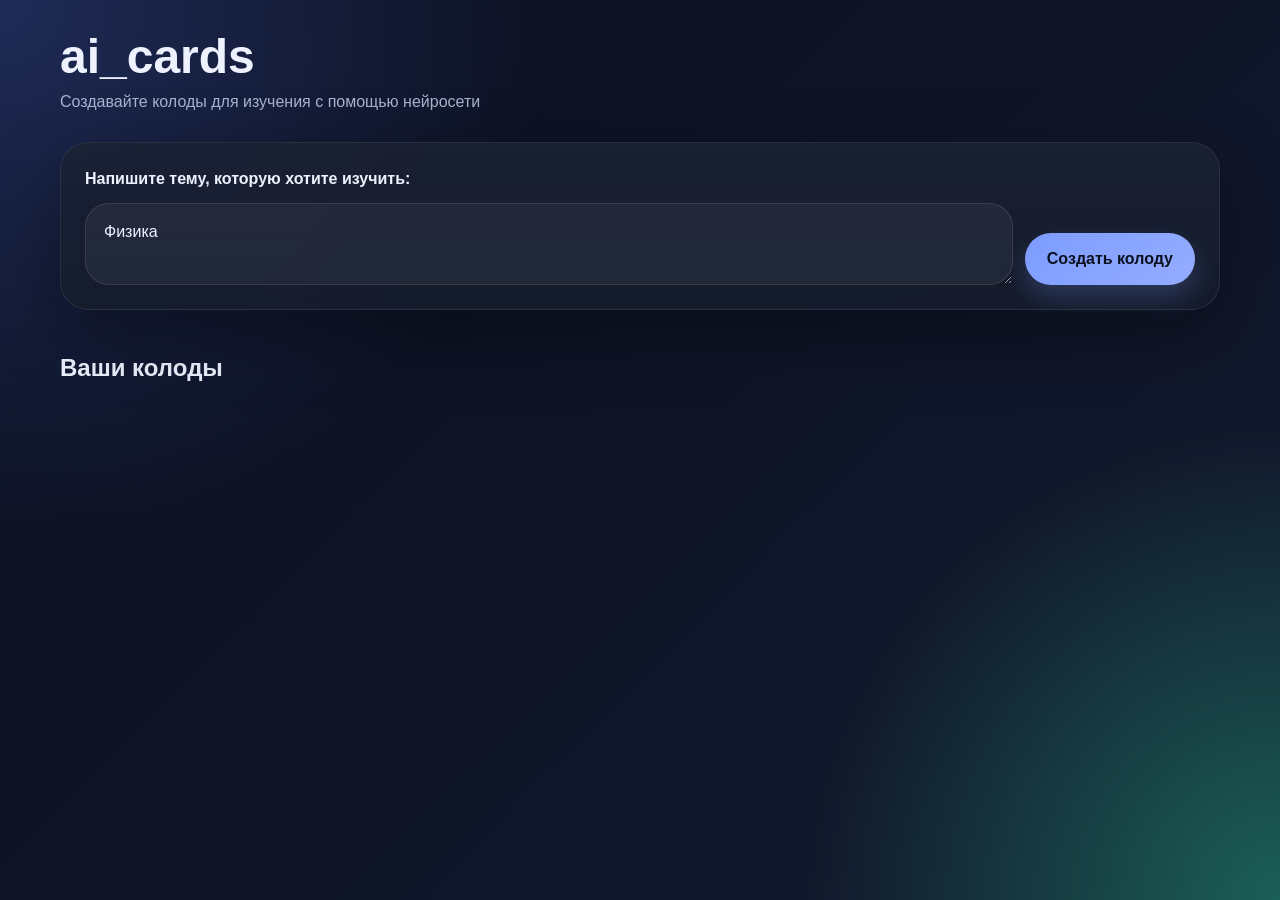
<file: index/index.html>
<!DOCTYPE html>
<html lang="ru">
<head>
    <meta charset="UTF-8">
    <meta name="viewport" content="width=device-width, initial-scale=1.0">
    <title>ai_cards - Изучение с нейросетью</title>
    <link rel="stylesheet" href="/index/styles.css">
</head>
<body>
    <main class="page">
        <div id="app"></div>
    </main>

    <div class="container">
        <div class="header">
            <h1>ai_cards</h1>
            <p>Создавайте колоды для изучения с помощью нейросети</p>
        </div>

        <div class="ai-input-section">
            <label class="ai-input-label" for="aiPrompt">
                Напишите тему, которую хотите изучить:
            </label>

            <div class="ai-input-wrapper">
                <textarea
                    class="ai-input-field"
                    placeholder="Например: 'Создай колоду по физике для 9 класса'"
                    rows="2"
                    id="aiPrompt"
                >Физика</textarea>

                <button class="ai-submit-btn" id="createDeckBtn">
                    Создать колоду
                </button>
            </div>
        </div>

        <div class="decks-section">
            <h2>Ваши колоды</h2>
            <div class="decks-grid" id="decksGrid"></div>
        </div>
    </div>

    <div class="modal" id="studyModal">
        <div class="modal-content">
            <button class="close-btn" id="closeModal" type="button">&times;</button>

            <div class="study-header">
                <h2 id="deckTitle">Физика</h2>
                <div class="card-counter" id="cardCounter"></div>
            </div>

            <div id="flashcardContainer"></div>

            <button class="next-btn" id="nextCardBtn" type="button">
                Следующая карточка →
            </button>
        </div>
    </div>

    <script type="module" src="/index/app.js"></script>
</body>
</html>
</file>
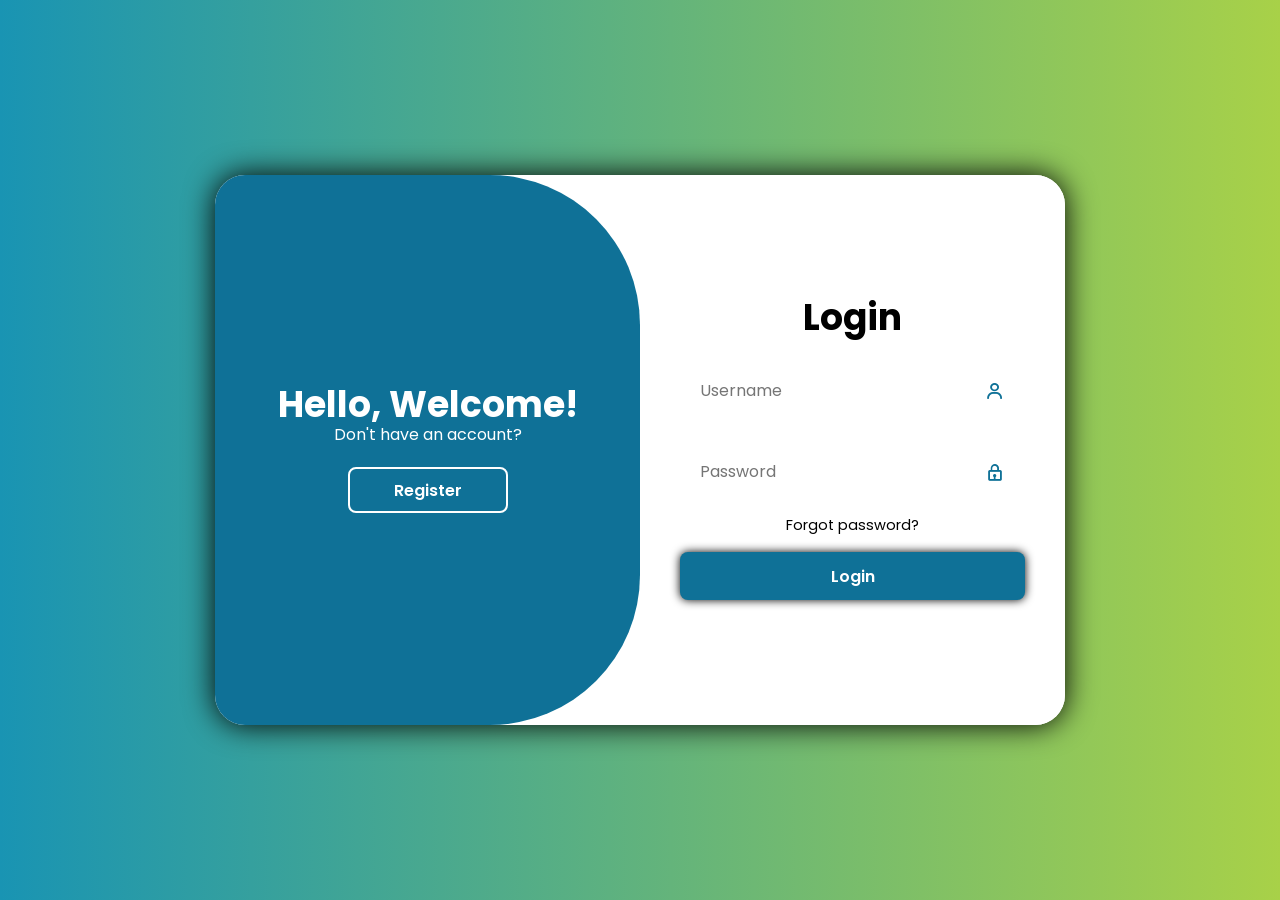
<file: registration.html>
<!DOCTYPE html>
<html lang="en">
<head>
    <meta charset="UTF-8">
    <meta http-equiv="X-UA-Compatible" content="IE=edge">
    <meta name="viewport" content="width=device-width, initial-scale=1.0">
    <title>ai_cards</title>
    <link href="https://unpkg.com/boxicons@2.1.4/css/boxicons.min.css" rel="stylesheet">
    <style>
        @import url('https://fonts.googleapis.com/css2?family=Poppins:wght@300;400;500;600;700;800;900&display=swap');
        * {
            margin: 0;
            padding: 0;
            box-sizing: border-box;
            font-family: 'Poppins', sans-serif;
        }
        body {
            display: flex;
            justify-content: center;
            align-items: center;
            min-height: 100vh;
            background: linear-gradient(90deg, rgb(25, 148, 179), rgb(168, 209, 72));
        }
        .container{
            position: relative;
            width: 850px;
            height: 550px;
            background: white;
            border-radius: 30px;
            box-shadow: 0 0 30px black;
            overflow: hidden;
        }
        .form-box{
            position: absolute;
            right: 0;
            width: 50%;
            height: 100%;
            background: white;
            display: flex;
            align-items: center;
            color: black;
            text-align: center;
            padding: 40px;
            z-index: 1;
            transition: .6s ease-in-out 1.2s, visibility 0s 1s;
        }
        .container.active .form-box {
            right: 50%;
        }
        .form-box.register {
            visibility: hidden;
        }
        .container.active .form-box.register {
            visibility: visible;
        }
        form {
            width: 100%;
        }
        .container h1 {
            font-size: 36px;
            margin: -10px 0;
        }
        .input-box {
            position: relative;
            margin: 30px 0;
        }
        .input-box input {
            width: 100%;
            padding: 13px 50px 13px 20px;
            background: white;
            border-radius: 8px;
            border: none;
            outline: none;
            font-size: 16px;
            color: black;
            font-weight: 500;
        }
        .input-box input::placeholder {
            /***color: aqua; */
            font-weight: 400;
        }
        .input-box i {
            position: absolute;
            right: 20px;
            top: 50%;
            transform: translateY(-50%);
            font-size: 20px;
            color: rgb(15, 113, 151);
        }
        .forgot-link {
            margin: -15px 0 15px;
        }
        .forgot-link a {
            font-size: 14.5px;
            color: black;
            text-decoration: none;
        }
        .btn {
            width: 100%;
            height: 48px;
            background: rgb(15, 113, 151);
            border-radius: 8px;
            box-shadow: 0 0 10px black;
            border: none;
            cursor: pointer;
            font-size: 16px;
            color: white;
            font-weight: 600;
        }
        .toggle-box {
            position: absolute;
            width: 100%;
            height: 100%;
        }
        .toggle-box::before{
            content: '';
            position: absolute;
            left: -250%;
            width: 300%;
            height: 100%;
            background: rgb(15, 113, 151);
            border-radius: 150px;
            z-index: 2;
            transition: 1.8s ease-in-out;
        }
        .container.active .toggle-box::before {
            left: 50%;
        }
        .toggle-panel{
            position: absolute;
            width: 50%;
            height: 100%;
            color: white;
            display: flex;
            flex-direction: column;
            justify-content: center;
            align-items: center;
            z-index: 2;
            transition: .6s ease-in-out;
        }
        .toggle-panel.toggle-left {
            left: 0;
        }
        .container.active .toggle-panel.toggle-left {
            left: -50%;
            transition-delay: .6s;
        }
        .toggle-panel.toggle-right {
            right: -50%;
            transition: .6s;
        }
        .container.active .toggle-panel.toggle-right {
            right: 0;
            transition-delay: 1.2s;

        }
        .toggle-panel p {
            margin-bottom: 20px;
        }
        .toggle-panel .btn {
            width: 160px;
            height: 46px;
            background: transparent;
            border: 2px solid white;
            box-shadow: none;
        }

    </style>
</head>
<body>
    <div class = 'container'>
        <div class="form-box login">
            <form action="">
                <h1>Login</h1>
                <div class="input-box">
                    <input type="text" placeholder="Username" required>
                    <i class="bx bx-user"></i>
                </div>
                <div class="input-box">
                    <input type="password" placeholder="Password" required>
                    <i class="bx bx-lock"></i>
                </div>
                <div class="forgot-link">
                    <a href="#">Forgot password?</a>
                </div>
                <button type="submit" class = 'btn'>Login</button>
            </form>
        </div>
        <div class="form-box register">
            <form action="">
                <h1>Registration</h1>
                <div class="input-box">
                    <input type="text" placeholder="Username" required>
                    <i class="bx bx-user"></i>
                </div>
                <div class="input-box">
                    <input type="password" placeholder="Password" required>
                    <i class="bx bx-lock"></i>
                </div>
                <button type="submit" class = 'btn'>Register</button>
            </form>
        </div>
        <div class="toggle-box">
            <div class="toggle-panel toggle-left">
                <h1>Hello, Welcome!</h1>
                <p>Don't have an account?</p>
                <button class="btn register-btn">Register</button>
            </div>
            <div class="toggle-panel toggle-right">
                <h1>Welcome Back!</h1>
                <p>Already have an account?</p>
                <button class="btn login-btn">Login</button>
            </div>
        </div>
    </div>
    <script>
        const container = document.querySelector('.container');
        const registerBtn = document.querySelector('.register-btn');
        const loginBtn = document.querySelector('.login-btn');
        registerBtn.addEventListener('click', ()=> {
            container.classList.add('active');
        })
        loginBtn.addEventListener('click', ()=> {
            container.classList.remove('active');
        })
    </script>

</body>
</html>
</file>
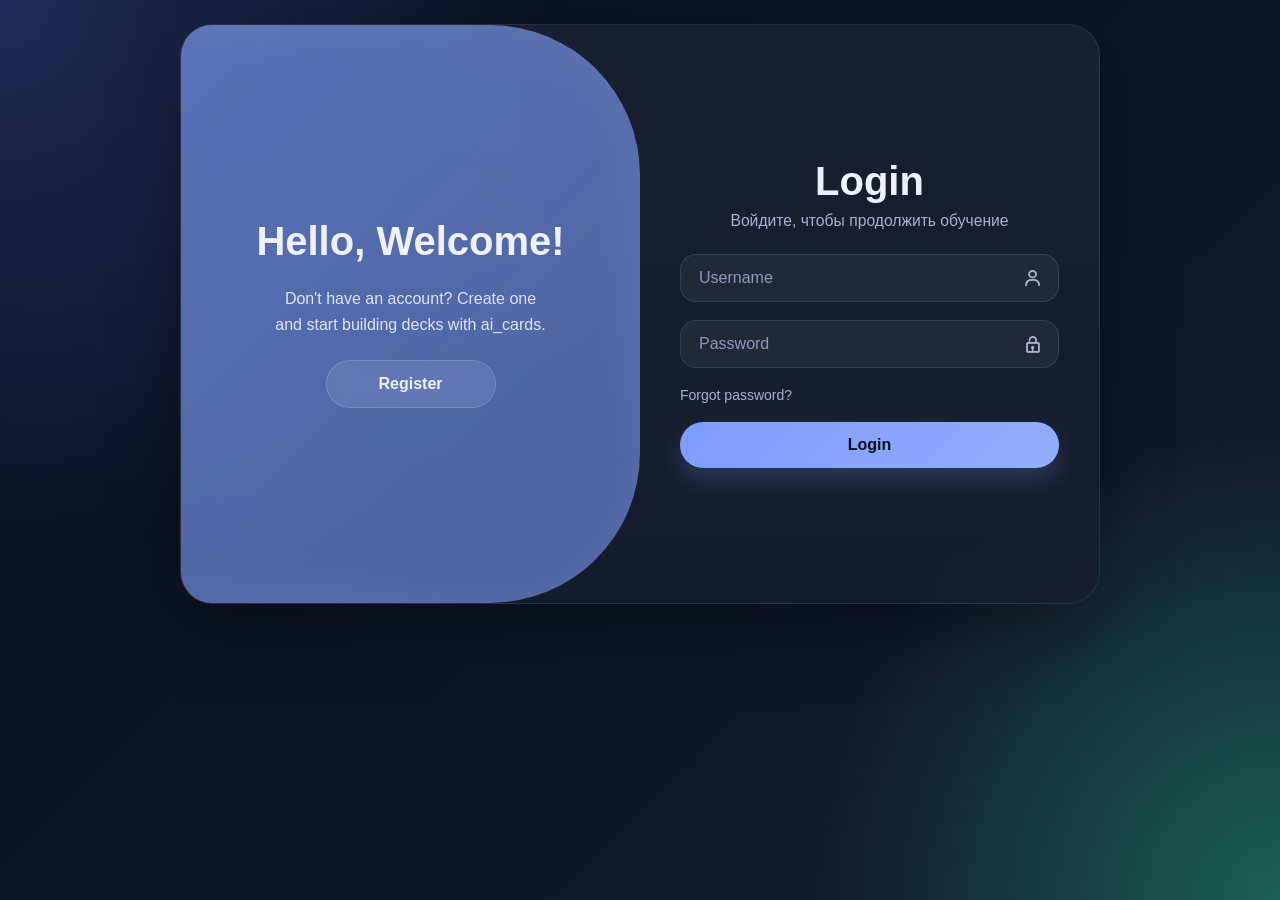
<file: registration/registration.html>
<!DOCTYPE html>
<html lang="ru">
<head>
  <meta charset="UTF-8">
  <meta http-equiv="X-UA-Compatible" content="IE=edge">
  <meta name="viewport" content="width=device-width, initial-scale=1.0">
  <title>ai_cards</title>
  <link href="https://unpkg.com/boxicons@2.1.4/css/boxicons.min.css" rel="stylesheet">
  <style>
    :root {
      --bg: #0b1020;
      --bg-2: #131a2f;
      --surface: rgba(18, 24, 42, 0.88);
      --surface-2: rgba(24, 32, 56, 0.92);
      --text: #eef2ff;
      --muted: #a8b3cf;
      --line: rgba(255, 255, 255, 0.08);
      --primary: #7c9cff;
      --primary-2: #95adff;
      --shadow: 0 24px 70px rgba(0, 0, 0, 0.35);
    }

    * {
      margin: 0;
      padding: 0;
      box-sizing: border-box;
    }

    html,
    body {
      min-height: 100%;
    }

    body {
      display: flex;
      justify-content: center;
      align-items: center;
      padding: 24px;
      font-family: Inter, -apple-system, BlinkMacSystemFont, "Segoe UI", Roboto, Oxygen, Ubuntu, sans-serif;
      color: var(--text);
      background:
        radial-gradient(circle at top left, #1f2b57 0%, transparent 35%),
        radial-gradient(circle at bottom right, #1b5f56 0%, transparent 30%),
        linear-gradient(135deg, var(--bg) 0%, var(--bg-2) 100%);
    }

    button,
    input {
      font: inherit;
    }

    .container {
      position: relative;
      width: min(100%, 920px);
      min-height: 580px;
      border-radius: 32px;
      overflow: hidden;
      background:
        linear-gradient(180deg, rgba(255,255,255,0.04), rgba(255,255,255,0.015)),
        var(--surface);
      border: 1px solid var(--line);
      box-shadow: var(--shadow);
      backdrop-filter: blur(16px);
    }

    .form-box {
      position: absolute;
      top: 0;
      right: 0;
      width: 50%;
      height: 100%;
      display: flex;
      align-items: center;
      padding: 40px;
      color: var(--text);
      background: transparent;
      text-align: center;
      z-index: 1;
      opacity: 0;
      visibility: hidden;
      pointer-events: none;
      transition:
        right 0.6s ease-in-out,
        opacity 0.35s ease,
        visibility 0.35s ease;
    }

    .form-box.login {
      right: 0;
      opacity: 1;
      visibility: visible;
      pointer-events: auto;
    }

    .container.active .form-box.login {
      right: 50%;
      opacity: 0;
      visibility: hidden;
      pointer-events: none;
    }

    .form-box.register {
      right: 0;
      opacity: 0;
      visibility: hidden;
      pointer-events: none;
    }

    .container.active .form-box.register {
      right: 50%;
      opacity: 1;
      visibility: visible;
      pointer-events: auto;
    }

    form {
      width: 100%;
    }

    .container h1 {
      font-size: clamp(2rem, 4vw, 2.5rem);
      line-height: 1.05;
      font-weight: 800;
      margin-bottom: 10px;
      color: var(--text);
    }

    .form-subtitle {
      color: var(--muted);
      margin-bottom: 24px;
      font-size: 0.98rem;
    }

    .input-box {
      position: relative;
      margin: 18px 0;
    }

    .input-box input {
      width: 100%;
      padding: 14px 48px 14px 18px;
      border-radius: 16px;
      border: 1px solid rgba(255,255,255,0.1);
      outline: none;
      font-size: 16px;
      font-weight: 500;
      color: var(--text);
      background: rgba(255,255,255,0.05);
      transition: border-color 0.2s ease, box-shadow 0.2s ease, transform 0.2s ease;
    }

    .input-box input::placeholder {
      color: #8f9abb;
      font-weight: 400;
    }

    .input-box input:focus {
      border-color: rgba(124,156,255,0.8);
      box-shadow: 0 0 0 4px rgba(124,156,255,0.18);
      transform: translateY(-1px);
    }

    .input-box i {
      position: absolute;
      right: 16px;
      top: 50%;
      transform: translateY(-50%);
      font-size: 20px;
      color: var(--muted);
      pointer-events: none;
    }

    .forgot-link {
      margin: 4px 0 18px;
      text-align: left;
    }

    .forgot-link a {
      color: var(--muted);
      text-decoration: none;
      font-size: 14px;
      transition: color 0.18s ease;
    }

    .forgot-link a:hover {
      color: var(--text);
    }

    .btn {
      width: 100%;
      border: 0;
      border-radius: 999px;
      padding: 14px 22px;
      font-weight: 700;
      cursor: pointer;
      transition: transform 0.18s ease, opacity 0.18s ease, box-shadow 0.18s ease, background 0.18s ease;
    }

    .btn:hover {
      transform: translateY(-1px);
    }

    .form-box .btn {
      background: linear-gradient(135deg, var(--primary), var(--primary-2));
      color: #0b1020;
      box-shadow: 0 12px 24px rgba(124,156,255,0.22);
    }

    .toggle-box {
      position: absolute;
      inset: 0;
      width: 100%;
      height: 100%;
    }

    .toggle-box::before {
      content: "";
      position: absolute;
      left: -250%;
      width: 300%;
      height: 100%;
      border-radius: 150px;
      z-index: 2;
      transition: 1.8s ease-in-out;
      background:
        radial-gradient(circle at 20% 30%, rgba(255,255,255,0.12), transparent 25%),
        linear-gradient(135deg, rgba(124,156,255,0.88), rgba(124,156,255,0.55));
      box-shadow: inset 0 0 60px rgba(255,255,255,0.08);
    }

    .container.active .toggle-box::before {
      left: 50%;
    }

    .toggle-panel {
      position: absolute;
      width: 50%;
      height: 100%;
      display: flex;
      flex-direction: column;
      justify-content: center;
      align-items: center;
      padding: 40px;
      text-align: center;
      color: var(--text);
      z-index: 2;
      transition: 0.6s ease-in-out;
    }

    .toggle-panel.toggle-left {
      left: 0;
    }

    .container.active .toggle-panel.toggle-left {
      left: -50%;
      transition-delay: 0.6s;
    }

    .toggle-panel.toggle-right {
      right: -50%;
    }

    .container.active .toggle-panel.toggle-right {
      right: 0;
      transition-delay: 1.2s;
    }

    .toggle-panel p {
      margin: 14px 0 22px;
      max-width: 280px;
      color: rgba(238, 242, 255, 0.9);
      line-height: 1.6;
    }

    .toggle-panel .btn {
      width: 170px;
      background: rgba(255,255,255,0.08);
      color: var(--text);
      border: 1px solid rgba(255,255,255,0.16);
      box-shadow: none;
      backdrop-filter: blur(10px);
    }

    .toggle-panel .btn:hover {
      background: rgba(255,255,255,0.14);
    }

    @media (max-width: 860px) {
      .container {
        min-height: 760px;
      }

      .form-box {
        width: 100%;
        height: 70%;
        right: 0;
        top: auto;
        bottom: 0;
        padding: 28px 20px;
      }

      .form-box.login {
        bottom: 0;
        opacity: 1;
        visibility: visible;
        pointer-events: auto;
      }

      .container.active .form-box.login {
        right: 0;
        bottom: 30%;
        opacity: 0;
        visibility: hidden;
        pointer-events: none;
      }

      .form-box.register {
        bottom: 0;
        opacity: 0;
        visibility: hidden;
        pointer-events: none;
      }

      .container.active .form-box.register {
        right: 0;
        bottom: 30%;
        opacity: 1;
        visibility: visible;
        pointer-events: auto;
      }

      .toggle-box::before {
        left: 0;
        top: -270%;
        width: 100%;
        height: 300%;
        border-radius: 20vw;
      }

      .container.active .toggle-box::before {
        left: 0;
        top: 70%;
      }

      .toggle-panel {
        width: 100%;
        height: 30%;
        padding: 20px;
      }

      .toggle-panel.toggle-left {
        top: 0;
        left: 0;
      }

      .container.active .toggle-panel.toggle-left {
        left: 0;
        top: -30%;
      }

      .toggle-panel.toggle-right {
        right: 0;
        bottom: -30%;
      }

      .container.active .toggle-panel.toggle-right {
        bottom: 0;
      }
    }

    @media (max-width: 520px) {
      body {
        padding: 12px;
      }

      .container {
        border-radius: 24px;
      }

      .form-box,
      .toggle-panel {
        padding-left: 16px;
        padding-right: 16px;
      }

      .container h1 {
        font-size: 1.75rem;
      }

      .toggle-panel .btn {
        width: 100%;
      }
    }
  </style>
</head>
<body>
  <div class="container">
    <div class="form-box login">
      <form action="">
        <h1>Login</h1>
        <p class="form-subtitle">Войдите, чтобы продолжить обучение</p>

        <div class="input-box">
          <input type="text" placeholder="Username" required>
          <i class="bx bx-user"></i>
        </div>

        <div class="input-box">
          <input type="password" placeholder="Password" required>
          <i class="bx bx-lock"></i>
        </div>

        <div class="forgot-link">
          <a href="#">Forgot password?</a>
        </div>

        <button type="button" class="btn" onclick="window.location.href='/index'">
          Login
        </button>
      </form>
    </div>

    <div class="form-box register">
      <form action="">
        <h1>Registration</h1>
        <p class="form-subtitle">Создайте аккаунт для новых колод</p>

        <div class="input-box">
          <input type="text" placeholder="Username" required>
          <i class="bx bx-user"></i>
        </div>

        <div class="input-box">
          <input type="password" placeholder="Password" required>
          <i class="bx bx-lock"></i>
        </div>

        <button type="button" class="btn">
          Register
        </button>
      </form>
    </div>

    <div class="toggle-box">
      <div class="toggle-panel toggle-left">
        <h1>Hello, Welcome!</h1>
        <p>Don't have an account? Create one and start building decks with ai_cards.</p>
        <button type="button" class="btn register-btn">Register</button>
      </div>

      <div class="toggle-panel toggle-right">
        <h1>Welcome Back!</h1>
        <p>Already have an account? Sign in and continue learning.</p>
        <button type="button" class="btn login-btn">Login</button>
      </div>
    </div>
  </div>

  <script>
    const container = document.querySelector('.container');
    const registerBtn = document.querySelector('.register-btn');
    const loginBtn = document.querySelector('.login-btn');

    registerBtn.addEventListener('click', () => {
      container.classList.add('active');
    });

    loginBtn.addEventListener('click', () => {
      container.classList.remove('active');
    });
  </script>
</body>
</html>
</file>
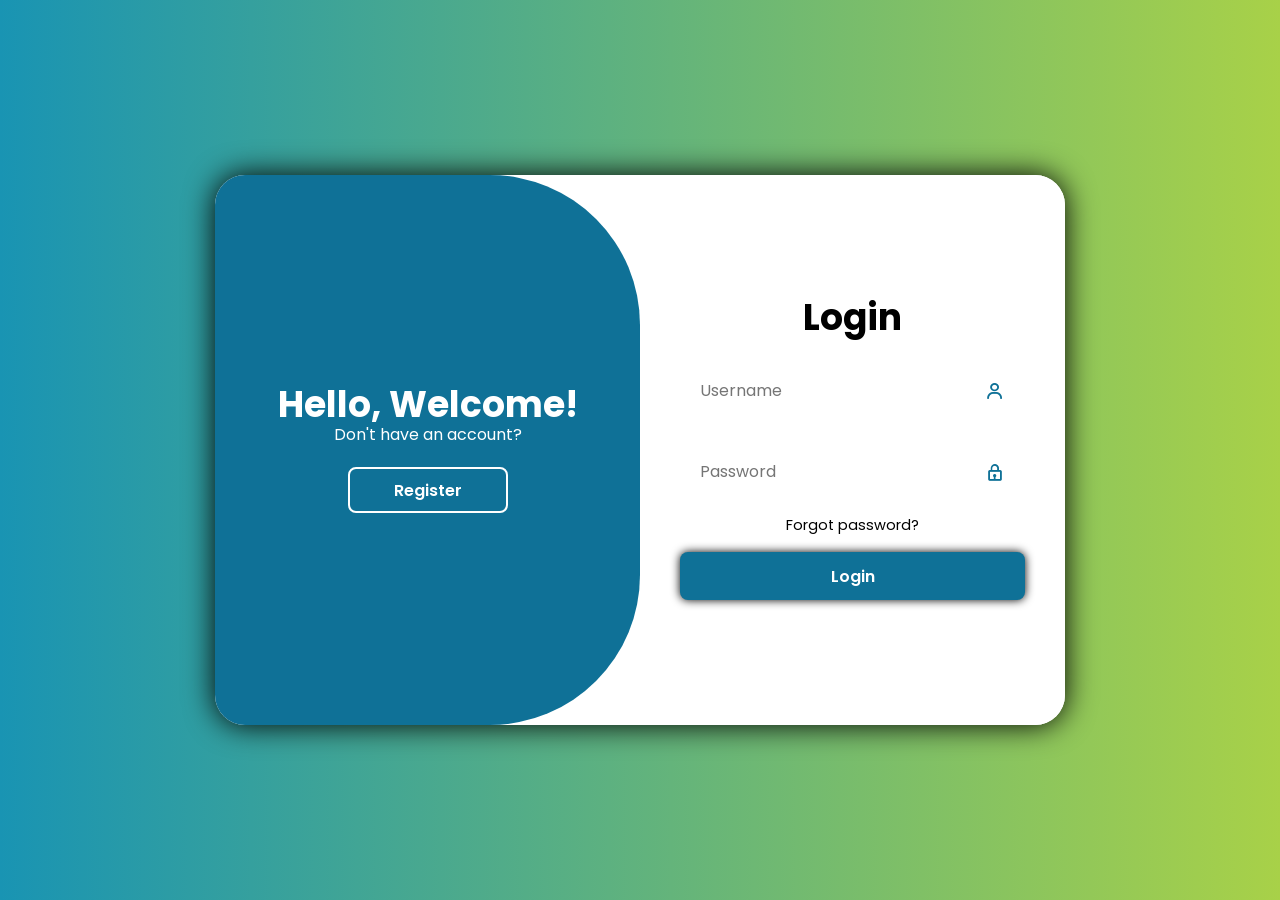
<file: front-web-pages/registration/registration.html>
<!DOCTYPE html>
<html lang="en">
<head>
    <meta charset="UTF-8">
    <meta http-equiv="X-UA-Compatible" content="IE=edge">
    <meta name="viewport" content="width=device-width, initial-scale=1.0">
    <title>ai_cards</title>
    <link href="https://unpkg.com/boxicons@2.1.4/css/boxicons.min.css" rel="stylesheet">
    <style>
        @import url('https://fonts.googleapis.com/css2?family=Poppins:wght@300;400;500;600;700;800;900&display=swap');
        * {
            margin: 0;
            padding: 0;
            box-sizing: border-box;
            font-family: 'Poppins', sans-serif;
        }
        body {
            display: flex;
            justify-content: center;
            align-items: center;
            min-height: 100vh;
            background: linear-gradient(90deg, rgb(25, 148, 179), rgb(168, 209, 72));
        }
        .container{
            position: relative;
            width: 850px;
            height: 550px;
            background: white;
            border-radius: 30px;
            box-shadow: 0 0 30px black;
            overflow: hidden;
        }
        .form-box{
            position: absolute;
            right: 0;
            width: 50%;
            height: 100%;
            background: white;
            display: flex;
            align-items: center;
            color: black;
            text-align: center;
            padding: 40px;
            z-index: 1;
            transition: .6s ease-in-out 1.2s, visibility 0s 1s;
        }
        .container.active .form-box {
            right: 50%;
        }
        .form-box.register {
            visibility: hidden;
        }
        .container.active .form-box.register {
            visibility: visible;
        }
        form {
            width: 100%;
        }
        .container h1 {
            font-size: 36px;
            margin: -10px 0;
        }
        .input-box {
            position: relative;
            margin: 30px 0;
        }
        .input-box input {
            width: 100%;
            padding: 13px 50px 13px 20px;
            background: white;
            border-radius: 8px;
            border: none;
            outline: none;
            font-size: 16px;
            color: black;
            font-weight: 500;
        }
        .input-box input::placeholder {
            /***color: aqua; */
            font-weight: 400;
        }
        .input-box i {
            position: absolute;
            right: 20px;
            top: 50%;
            transform: translateY(-50%);
            font-size: 20px;
            color: rgb(15, 113, 151);
        }
        .forgot-link {
            margin: -15px 0 15px;
        }
        .forgot-link a {
            font-size: 14.5px;
            color: black;
            text-decoration: none;
        }
        .btn {
            width: 100%;
            height: 48px;
            background: rgb(15, 113, 151);
            border-radius: 8px;
            box-shadow: 0 0 10px black;
            border: none;
            cursor: pointer;
            font-size: 16px;
            color: white;
            font-weight: 600;
        }
        .toggle-box {
            position: absolute;
            width: 100%;
            height: 100%;
        }
        .toggle-box::before{
            content: '';
            position: absolute;
            left: -250%;
            width: 300%;
            height: 100%;
            background: rgb(15, 113, 151);
            border-radius: 150px;
            z-index: 2;
            transition: 1.8s ease-in-out;
        }
        .container.active .toggle-box::before {
            left: 50%;
        }
        .toggle-panel{
            position: absolute;
            width: 50%;
            height: 100%;
            color: white;
            display: flex;
            flex-direction: column;
            justify-content: center;
            align-items: center;
            z-index: 2;
            transition: .6s ease-in-out;
        }
        .toggle-panel.toggle-left {
            left: 0;
        }
        .container.active .toggle-panel.toggle-left {
            left: -50%;
            transition-delay: .6s;
        }
        .toggle-panel.toggle-right {
            right: -50%;
            transition: .6s;
        }
        .container.active .toggle-panel.toggle-right {
            right: 0;
            transition-delay: 1.2s;

        }
        .toggle-panel p {
            margin-bottom: 20px;
        }
        .toggle-panel .btn {
            width: 160px;
            height: 46px;
            background: transparent;
            border: 2px solid white;
            box-shadow: none;
        }

    </style>
</head>
<body>
    <div class = 'container'>
        <div class="form-box login">
            <form action="">
                <h1>Login</h1>
                <div class="input-box">
                    <input type="text" placeholder="Username" required>
                    <i class="bx bx-user"></i>
                </div>
                <div class="input-box">
                    <input type="password" placeholder="Password" required>
                    <i class="bx bx-lock"></i>
                </div>
                <div class="forgot-link">
                    <a href="#">Forgot password?</a>
                </div>
                <button type="submit" class = 'btn'>Login</button>
            </form>
        </div>
        <div class="form-box register">
            <form action="">
                <h1>Registration</h1>
                <div class="input-box">
                    <input type="text" placeholder="Username" required>
                    <i class="bx bx-user"></i>
                </div>
                <div class="input-box">
                    <input type="password" placeholder="Password" required>
                    <i class="bx bx-lock"></i>
                </div>
                <button type="submit" class = 'btn'>Register</button>
            </form>
        </div>
        <div class="toggle-box">
            <div class="toggle-panel toggle-left">
                <h1>Hello, Welcome!</h1>
                <p>Don't have an account?</p>
                <button class="btn register-btn">Register</button>
            </div>
            <div class="toggle-panel toggle-right">
                <h1>Welcome Back!</h1>
                <p>Already have an account?</p>
                <button class="btn login-btn">Login</button>
            </div>
        </div>
    </div>
    <script>
        const container = document.querySelector('.container');
        const registerBtn = document.querySelector('.register-btn');
        const loginBtn = document.querySelector('.login-btn');
        registerBtn.addEventListener('click', ()=> {
            container.classList.add('active');
        })
        loginBtn.addEventListener('click', ()=> {
            container.classList.remove('active');
        })
    </script>

</body>
</html>
</file>
<file: index/styles.css>
:root {
  --bg: #0b1020;
  --bg-2: #131a2f;
  --surface: rgba(18, 24, 42, 0.88);
  --surface-2: rgba(24, 32, 56, 0.92);
  --surface-3: rgba(255, 255, 255, 0.05);
  --text: #eef2ff;
  --muted: #a8b3cf;
  --line: rgba(255, 255, 255, 0.08);
  --primary: #7c9cff;
  --primary-2: #95adff;
  --success: #25c281;
  --danger: #ff6b81;
  --shadow: 0 24px 70px rgba(0, 0, 0, 0.35);
  --radius-xl: 28px;
  --radius-lg: 20px;
  --radius-md: 16px;
  --radius-sm: 12px;
}

* {
  box-sizing: border-box;
}

html,
body {
  margin: 0;
  padding: 0;
}

body {
  min-height: 100vh;
  font-family: Inter, -apple-system, BlinkMacSystemFont, "Segoe UI", Roboto, Oxygen, Ubuntu, sans-serif;
  color: var(--text);
  line-height: 1.5;
  background:
    radial-gradient(circle at top left, #1f2b57 0%, transparent 35%),
    radial-gradient(circle at bottom right, #1b5f56 0%, transparent 30%),
    linear-gradient(135deg, var(--bg) 0%, var(--bg-2) 100%);
}

button,
textarea,
input {
  font: inherit;
}

.page {
  display: block;
}

.container {
  max-width: 1200px;
  margin: 0 auto;
  padding: 32px 20px 56px;
}

.header {
  margin-bottom: 28px;
}

.header h1 {
  margin: 0 0 8px;
  font-size: clamp(2rem, 4vw, 3rem);
  line-height: 1.05;
  font-weight: 800;
  color: var(--text);
}

.header p {
  margin: 0;
  color: var(--muted);
  font-size: 1rem;
}

.ai-input-section,
.deck-card,
.modal-content {
  background:
    linear-gradient(180deg, rgba(255,255,255,0.04), rgba(255,255,255,0.015)),
    var(--surface);
  border: 1px solid var(--line);
  box-shadow: var(--shadow);
  backdrop-filter: blur(14px);
}

.ai-input-section {
  border-radius: var(--radius-xl);
  padding: 24px;
  margin-bottom: 40px;
}

.ai-input-label {
  display: block;
  font-weight: 600;
  margin-bottom: 12px;
  color: var(--text);
}

.ai-input-wrapper {
  display: flex;
  gap: 12px;
  align-items: flex-end;
}

.ai-input-field {
  flex: 1;
  min-height: 60px;
  resize: vertical;
  padding: 16px 18px;
  border: 1px solid rgba(255,255,255,0.1);
  border-radius: 24px;
  background: rgba(255,255,255,0.05);
  color: var(--text);
  transition: border-color 0.2s ease, box-shadow 0.2s ease, transform 0.2s ease;
}

.ai-input-field::placeholder {
  color: #8f9abb;
}

.ai-input-field:focus {
  outline: none;
  border-color: rgba(124,156,255,0.8);
  box-shadow: 0 0 0 4px rgba(124,156,255,0.18);
  transform: translateY(-1px);
}

.ai-submit-btn,
.next-btn,
.btn {
  border: 0;
  border-radius: 999px;
  padding: 14px 22px;
  font-weight: 700;
  cursor: pointer;
  transition: transform 0.18s ease, opacity 0.18s ease, box-shadow 0.18s ease, background 0.18s ease;
}

.ai-submit-btn:hover,
.next-btn:hover,
.btn:hover {
  transform: translateY(-1px);
}

.ai-submit-btn,
.next-btn,
.btn--primary,
.btn:not(.btn--ghost) {
  background: linear-gradient(135deg, var(--primary), var(--primary-2));
  color: #0b1020;
  box-shadow: 0 12px 24px rgba(124,156,255,0.22);
}

.ai-submit-btn {
  white-space: nowrap;
  height: fit-content;
}

.btn--ghost {
  background: rgba(255,255,255,0.05);
  color: var(--text);
  border: 1px solid rgba(255,255,255,0.08);
  box-shadow: none;
}

.decks-section h2 {
  margin: 0 0 20px;
  font-size: 1.5rem;
  font-weight: 700;
  color: var(--text);
}

.decks-grid {
  display: grid;
  grid-template-columns: repeat(auto-fill, minmax(280px, 1fr));
  gap: 20px;
  margin-bottom: 40px;
}

.deck-card {
  border-radius: var(--radius-lg);
  padding: 20px;
  cursor: pointer;
  transition: transform 0.18s ease, border-color 0.18s ease, box-shadow 0.18s ease;
}

.deck-card:hover {
  transform: translateY(-4px);
  border-color: rgba(124,156,255,0.45);
  box-shadow: 0 18px 36px rgba(0, 0, 0, 0.28);
}

.deck-title {
  font-size: 1.2rem;
  font-weight: 700;
  margin-bottom: 10px;
  color: var(--text);
}

.deck-meta {
  display: flex;
  justify-content: space-between;
  align-items: center;
  gap: 12px;
  color: var(--muted);
  font-size: 0.92rem;
}

.deck-topic {
  background: rgba(124,156,255,0.14);
  color: #cdd8ff;
  padding: 6px 12px;
  border-radius: 999px;
  font-size: 0.8rem;
  font-weight: 700;
  border: 1px solid rgba(124,156,255,0.2);
}

.deck-count {
  display: flex;
  align-items: center;
  gap: 6px;
}

.modal {
  display: none;
  position: fixed;
  inset: 0;
  z-index: 1000;
  justify-content: center;
  align-items: center;
  padding: 20px;
  background: rgba(3, 7, 18, 0.72);
  backdrop-filter: blur(8px);
}

.modal.active {
  display: flex;
}

.modal-content {
  position: relative;
  width: min(100%, 980px);
  max-height: 90vh;
  overflow-y: auto;
  border-radius: 28px;
  padding: 28px;
}

.close-btn {
  position: absolute;
  top: 18px;
  right: 18px;
  width: 42px;
  height: 42px;
  border: 1px solid rgba(255,255,255,0.08);
  border-radius: 50%;
  background: rgba(255,255,255,0.05);
  color: var(--text);
  font-size: 1.35rem;
  cursor: pointer;
  transition: transform 0.18s ease, background 0.18s ease;
}

.close-btn:hover {
  transform: scale(1.04);
  background: rgba(255,255,255,0.1);
}

.study-header {
  text-align: center;
  margin-bottom: 24px;
}

.study-header h2 {
  margin: 0 0 6px;
  font-size: 1.8rem;
  color: var(--text);
}

.study-header .card-counter {
  color: var(--muted);
  font-size: 0.95rem;
}

.next-btn {
  display: block;
  width: fit-content;
  margin: 20px auto 0;
}

.next-btn:disabled {
  background: rgba(255,255,255,0.12);
  color: rgba(255,255,255,0.45);
  cursor: not-allowed;
  box-shadow: none;
  transform: none;
}

.hidden {
  display: none !important;
}

/* -------- FLASHCARDS -------- */

.screen {
  min-height: 100%;
  padding: 8px 0;
}

.cards-meta {
  width: min(100%, 820px);
  margin: 0 auto 16px;
  color: var(--muted);
  font-size: 14px;
  letter-spacing: 0.02em;
}

.flashcard {
  width: min(100%, 820px);
  margin: 0 auto;
  perspective: 1600px;
}

.flashcard__inner {
  position: relative;
  min-height: 620px;
  transform-style: preserve-3d;
  transition: transform 0.8s cubic-bezier(0.2, 0.7, 0.2, 1);
}

.flashcard.is-flipped .flashcard__inner {
  transform: rotateY(180deg);
}

.flashcard__face {
  position: absolute;
  inset: 0;
  padding: 28px;
  border-radius: var(--radius-xl);
  background:
    linear-gradient(180deg, rgba(255,255,255,0.04), rgba(255,255,255,0.01)),
    var(--surface-2);
  border: 1px solid var(--line);
  box-shadow: var(--shadow);
  backface-visibility: hidden;
  display: flex;
  flex-direction: column;
}

.flashcard__face--back {
  transform: rotateY(180deg);
  background:
    linear-gradient(180deg, rgba(124,156,255,0.12), rgba(255,255,255,0.02)),
    var(--surface-2);
}

.card__header {
  margin-bottom: 22px;
}

.card__title {
  margin: 0 0 12px;
  font-size: clamp(28px, 4vw, 40px);
  line-height: 1.05;
  font-weight: 800;
  color: var(--text);
}

.card__task {
  margin: 0;
  color: var(--muted);
  font-size: 17px;
  line-height: 1.55;
}

.card__body {
  flex: 1;
  display: flex;
  flex-direction: column;
  gap: 16px;
}

.card__label {
  font-size: 14px;
  color: var(--muted);
}

.card__text-input {
  width: 100%;
  min-height: 160px;
  resize: vertical;
  border: 1px solid rgba(255,255,255,0.1);
  border-radius: var(--radius-lg);
  padding: 16px 18px;
  background: rgba(255,255,255,0.04);
  color: var(--text);
  outline: none;
  line-height: 1.5;
  transition: border-color 0.2s ease, box-shadow 0.2s ease, transform 0.2s ease;
}

.card__text-input:focus {
  border-color: rgba(124,156,255,0.8);
  box-shadow: 0 0 0 4px rgba(124,156,255,0.18);
  transform: translateY(-1px);
}

.card__text-input::placeholder {
  color: #8f9abb;
}

.card__variants {
  display: grid;
  gap: 12px;
}

.card__variants--binary {
  grid-template-columns: repeat(2, 1fr);
}

.card__variant {
  width: 100%;
  border: 1px solid rgba(255,255,255,0.08);
  border-radius: 18px;
  background: rgba(255,255,255,0.04);
  color: var(--text);
  padding: 16px 18px;
  text-align: left;
  font-size: 16px;
  line-height: 1.4;
  cursor: pointer;
  transition:
    transform 0.18s ease,
    border-color 0.18s ease,
    background 0.18s ease,
    box-shadow 0.18s ease;
}

.card__variant:hover {
  transform: translateY(-2px);
  border-color: rgba(124,156,255,0.5);
  background: rgba(124,156,255,0.08);
}

.card__variant.is-selected {
  background: linear-gradient(180deg, rgba(124,156,255,0.24), rgba(124,156,255,0.12));
  border-color: rgba(124,156,255,0.8);
  box-shadow: 0 10px 26px rgba(124,156,255,0.16);
}

.card__answer {
  border-radius: var(--radius-md);
  padding: 16px 18px;
  background: rgba(124,156,255,0.08);
  border: 1px solid rgba(124,156,255,0.18);
  color: var(--text);
}

.card__actions {
  display: flex;
  gap: 12px;
  flex-wrap: wrap;
}

.card__footer {
  margin-top: 24px;
  display: flex;
  flex-wrap: wrap;
  gap: 12px;
}

.result-card {
  display: flex;
  flex-direction: column;
  justify-content: center;
  min-height: 100%;
}

.result-card__badge {
  align-self: flex-start;
  padding: 10px 14px;
  border-radius: 999px;
  font-size: 14px;
  font-weight: 800;
  letter-spacing: 0.02em;
  margin-bottom: 18px;
}

.result-card__badge.is-correct {
  background: rgba(37, 194, 129, 0.16);
  color: #8ff0c1;
  border: 1px solid rgba(37, 194, 129, 0.28);
}

.result-card__badge.is-wrong {
  background: rgba(255, 107, 129, 0.14);
  color: #ff9fb0;
  border: 1px solid rgba(255, 107, 129, 0.28);
}

.result-card__title {
  margin: 0 0 10px;
  font-size: clamp(30px, 4vw, 44px);
  line-height: 1.05;
}

.result-card__subtitle {
  margin: 0;
  color: var(--muted);
  font-size: 17px;
  line-height: 1.6;
}

.result-card__actions {
  display: flex;
  flex-wrap: wrap;
  gap: 12px;
  margin-top: 24px;
}

.correct-answer {
  margin-top: 22px;
  display: grid;
  grid-template-rows: 0fr;
  transition: grid-template-rows 0.35s ease;
}

.correct-answer.is-open {
  grid-template-rows: 1fr;
}

.correct-answer__inner {
  overflow: hidden;
  border-radius: 20px;
  border: 1px solid rgba(255,255,255,0.08);
  background: rgba(255,255,255,0.04);
  padding: 0 18px;
}

.correct-answer.is-open .correct-answer__inner {
  padding-top: 18px;
  padding-bottom: 18px;
}

.correct-answer__label {
  font-size: 13px;
  text-transform: uppercase;
  letter-spacing: 0.08em;
  color: var(--muted);
  margin-bottom: 12px;
}

.correct-answer__text,
.correct-answer__list {
  margin: 0;
  font-size: 16px;
  line-height: 1.65;
  color: var(--text);
}

.correct-answer__list {
  padding-left: 20px;
}

.correct-answer__list li + li {
  margin-top: 8px;
}

@media (max-width: 900px) {
  .ai-input-wrapper {
    flex-direction: column;
    align-items: stretch;
  }

  .ai-submit-btn {
    width: 100%;
  }
}

@media (max-width: 720px) {
  .container {
    padding: 24px 16px 40px;
  }

  .modal-content {
    padding: 22px 16px;
  }

  .flashcard__face {
    padding: 20px;
  }

  .flashcard__inner {
    min-height: 680px;
  }

  .card__footer,
  .result-card__actions,
  .card__actions {
    flex-direction: column;
  }

  .card__variants--binary {
    grid-template-columns: 1fr;
  }

  .btn,
  .next-btn {
    width: 100%;
  }
}
</file>
